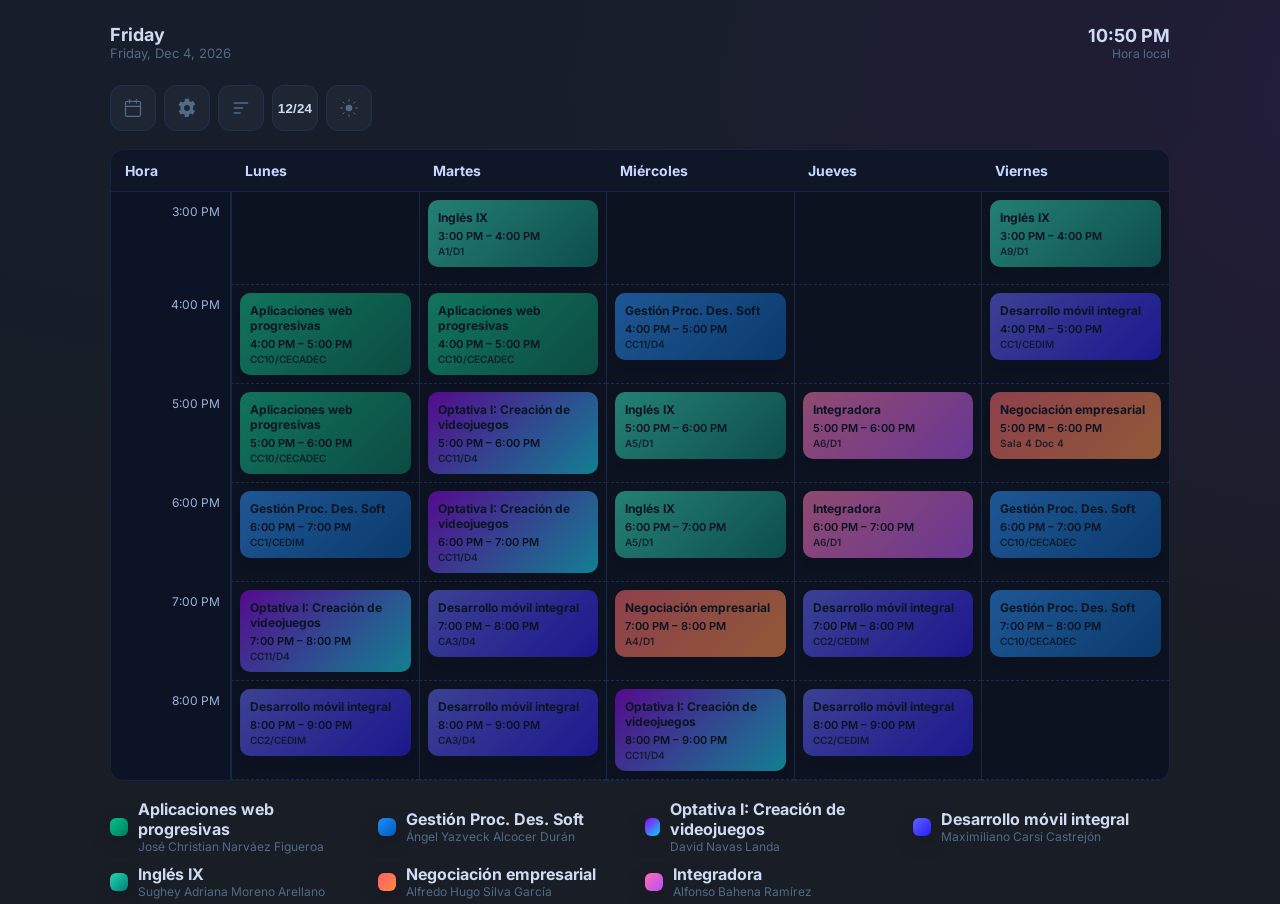
<file: index.html>
<!DOCTYPE html>
<html lang="es">
<head>
  <meta charset="utf-8">
  <meta name="viewport" content="width=device-width,initial-scale=1">
  <meta name="description" content="Horario UTEZ — Grupo 10°A-IDGS">
  <link rel="manifest" href="./manifest.json">
  <title>Horario UTEZ — 10°A-IDGS</title>
  <link rel="stylesheet" href="./style.css">
</head>
<body>
  <header class="site-header">
    <h1>Horario UTEZ — 10°A-IDGS</h1>
    <p class="meta">Periodo: Septiembre–Diciembre 2025 · Turno Vespertino · Tutor: Maximiliano Carsi Castrejón</p>
    <nav>
      <a href="./index.html">Inicio</a>
      <a href="./horario.html">Ver horario</a>
    </nav>
  </header>
  <main class="container">
    <section id="app">
      <!-- Redirigir inmediatamente a horario.html -->
      <meta http-equiv="refresh" content="0; url=./horario.html">
      <p>Si tu navegador no redirige automáticamente, <a href="./horario.html">haz clic aquí para ver el horario</a>.</p>
    </section>
  </main>
  <script src="./register.js"></script>
</body>
</html>
</file>
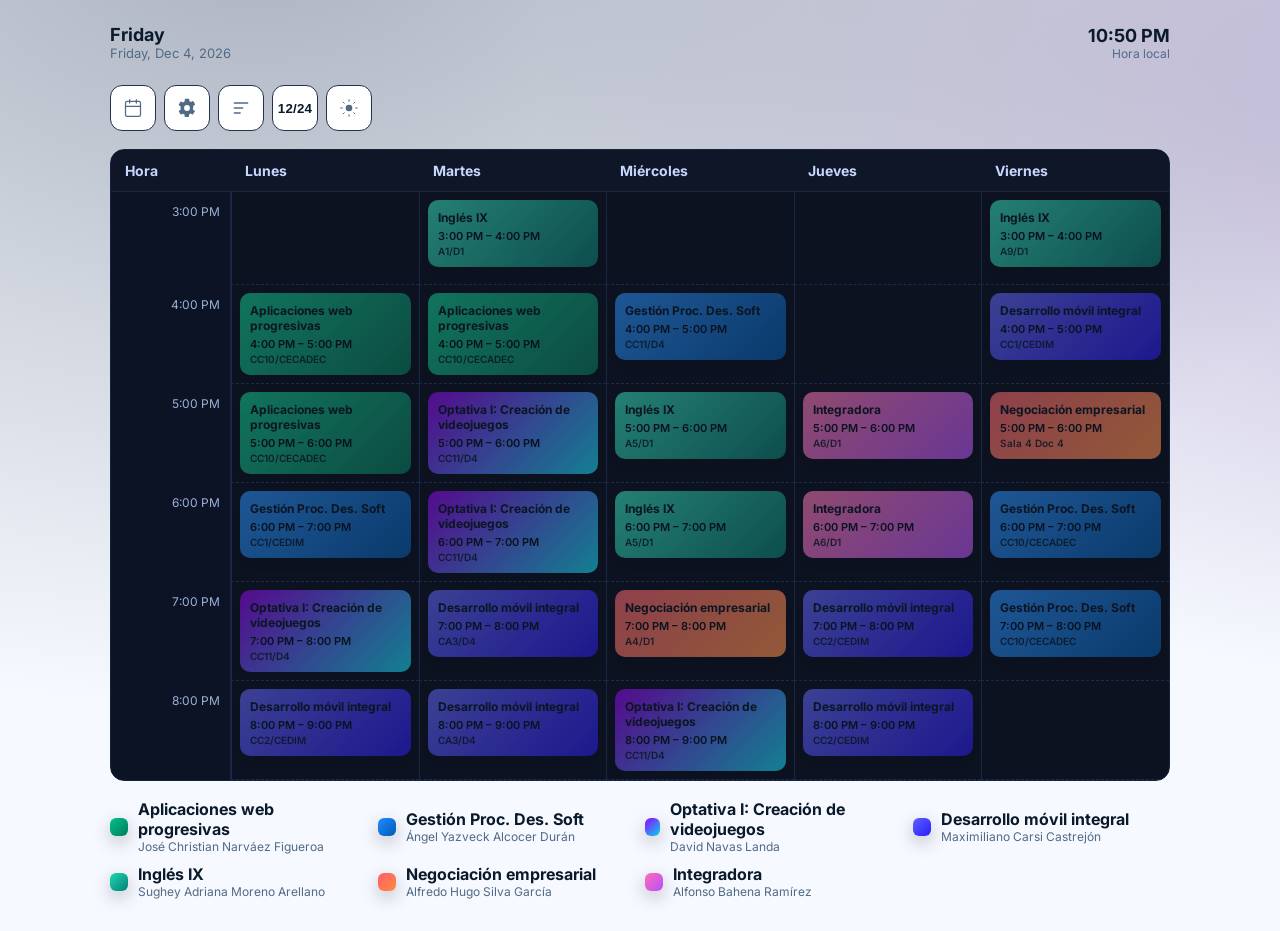
<file: horario.html>
<!DOCTYPE html>
<html lang="es">
<head>
  <meta charset="utf-8" />
  <meta name="viewport" content="width=device-width, initial-scale=1" />
  <link rel="manifest" href="./manifest.json">
  <link rel="icon" href="./icons/icon-192x192.png" sizes="192x192" type="image/png">
  <link rel="apple-touch-icon" href="./icons/icon-192x192.png">
  <meta name="msapplication-TileImage" content="./icons/icon-144x144.png">
  <meta name="theme-color" content="#0b0f17">
  <meta name="mobile-web-app-capable" content="yes">
  <title>Horario 10°A‑IDGS · Sep–Dic 2025</title>
  <link rel="preconnect" href="https://fonts.googleapis.com">
  <link rel="preconnect" href="https://fonts.gstatic.com" crossorigin>
  <link href="https://fonts.googleapis.com/css2?family=Inter:wght@400;600;700&display=swap" rel="stylesheet">
  <style>
    :root{
      --bg:#0b0f17;          /* fondo principal */
      --panel:#101827;       /* paneles oscuros */
      --panel-2:#0f1624;     /* bordes/sombras */
      --text:#dce7ff;        /* texto primario */
      --muted:#8ea3c7;       /* texto secundario */
      --grid:#1a2740;        /* líneas de la grilla */
      --glow: 0 0 0px rgba(0,0,0,0);
      /* Colores por materia (neón oscuro estilo gamer) */
  /* colores con mayor contraste y tonalidades diferenciadas */
  --c-apps: linear-gradient(135deg,#00c38a,#007b5e);
  --c-gestion: linear-gradient(135deg,#1f8cff,#005bb5);
  --c-movil: linear-gradient(135deg,#5d63ff,#2a1cff);
  --c-integradora: linear-gradient(135deg,#ff6fb1,#b84dff);
  --c-optativa: linear-gradient(135deg,#9a00ff,#00d6f0);
  --c-nego: linear-gradient(135deg,#ff5e6c,#ff8a3d);
  --c-ingles: linear-gradient(135deg,#23d6b4,#017f73);
    }
    /* Tema claro/diurno (sobrescribe variables) */
    .light-theme{
      --bg: #f6f9ff;
      --panel: #ffffff;
      --panel-2: #f0f6ff;
      --text: #0b1a2b;
      --muted: #516a86;
      --grid: #d7e3f7;
    }
    /* Overrides para elementos que usaban fondos semitransparentes oscuros */
    .light-theme #scheduleMenu{
      background: rgba(255,255,255,0.96);
      border: 1px solid rgba(10,20,40,0.06);
      box-shadow: 0 10px 30px rgba(20,40,80,0.06);
      color: var(--text);
    }
    .light-theme #scheduleMenu .menu-desc{ color:var(--muted); }
    .light-theme .menu-actions button.chip{ background: linear-gradient(180deg, rgba(125,91,255,0.06), rgba(125,91,255,0.03)); color:var(--text); }
    .light-theme .card{ background: var(--panel); border:1px solid rgba(10,30,60,0.06); box-shadow:0 8px 22px rgba(15,30,60,0.04); color:var(--text) }
    .light-theme .card:before{ background: linear-gradient(120deg, transparent, rgba(10,20,40,0.03), transparent); }
    .light-theme .legend{ background: transparent }
    .light-theme .mini{ color:var(--text); box-shadow: inset 0 0 0 1px rgba(3,12,30,0.02), 0 8px 18px rgba(10,20,40,0.03) }
    /* Spinner más oscuro en tema claro */
    .light-theme .spinner{ border:2px solid rgba(0,0,0,0.08); border-top-color: rgba(0,0,0,0.45); }

    /* Animaciones: adaptar brillo/colores para que funcionen sobre fondo claro */
    .light-theme .now.animated::after{ background: radial-gradient(600px 200px at 20% 0%, rgba(125,91,255,0.14), transparent 40%); mix-blend-mode: multiply; }
    .light-theme .near.animated::after{ background: linear-gradient(90deg, rgba(0,0,0,0.02), rgba(0,0,0,0.04), rgba(0,0,0,0.02)); }
    .light-theme .next.animated::after{ background: radial-gradient(600px 200px at 20% 0%, rgba(125,91,255,0.06), transparent 40%); }
    .light-theme .now.animated{ box-shadow:0 10px 30px rgba(125,91,255,0.06); }
    .light-theme .near.animated{ box-shadow:0 8px 20px rgba(0,0,0,0.05); }
    /* En modo diurno: overlay más visible del color de la materia sobre la card 'now'.
       Añadimos una capa difusa + una capa de brillo sutil con pulso para resaltar el color
       sin tocar las reglas ni animaciones del modo nocturno. Respeta prefers-reduced-motion. */
    @keyframes subtlePulse { 0% { transform: scale(1); opacity: 0.42 } 50% { transform: scale(1.03); opacity: 0.58 } 100% { transform: scale(1); opacity: 0.42 } }

    .light-theme .card.now::before{
      content: '';
      position: absolute; inset: 0; border-radius: 16px; pointer-events: none;
      /* usar gradiente si existe, sino la versión con alpha de acento; intensidad media */
      background: var(--subject-bg, var(--subject-accent, rgba(125,91,255,0.22)));
      opacity: 0.45; /* intensidad media: ni muy fuerte ni muy leve */
      filter: blur(6px) saturate(1.08);
      mix-blend-mode: multiply;
      transition: opacity .22s ease, transform .22s ease;
      z-index: 0;
    }
    /* fina capa extra para dar brillo y textura encima del tintado (muy sutil) */
    .light-theme .card.now::after{
      content: '';
      position: absolute; inset: 6px; border-radius: 12px; pointer-events: none;
      background: linear-gradient(180deg, rgba(255,255,255,0.06), rgba(255,255,255,0.02));
      opacity: 0.12;
      transform: translateZ(0);
      transition: transform .28s ease, opacity .28s ease;
      z-index: 0;
    }
    /* animar ligeramente solo si el card tiene la clase .animated (preserva reduced-motion) */
    .light-theme .card.now.animated::before{ animation: subtlePulse 2.6s ease-in-out infinite; }

    @media (prefers-reduced-motion: reduce){
      .light-theme .card.now.animated::before{ animation: none; }
    }

   /* asegurar que el contenido textual de la card quede por encima del overlay
     (evitar aplicar position:relative a elementos absolutamente posicionados
     como .badge, ya que en tema claro provocaba que el badge perdiera su
     posicionamiento y apareciera dentro del flujo). */
   .light-theme .card.now .title,
   .light-theme .card.now .meta,
   .light-theme .card.now .chip { position: relative; z-index: 1 }
    /* Intensificar color del card actual en modo diurno usando --subject-accent (inline desde JS)
       Aplicamos un overlay tintado a la propia tarjeta (no al texto) para que el color se vea
       en el fondo de la card; mantenemos la legibilidad del texto por encima. */
    .light-theme .card.now{
      border: 1px solid rgba(0,0,0,0.04);
      /* sombra externa suave con color ligeramente mezclado para dar presencia sin saturar */
      box-shadow: 0 18px 40px rgba(0,0,0,0.06), 0 6px 18px rgba(0,0,0,0.04);
      background: var(--panel);
    }
    /* reforzar el tintado del fondo mediante el pseudo-elemento ::before (más visible en modo claro) */
    /* (nota: ::before ya definida arriba con más intensidad; aquí dejamos una ligera compatibilidad)
       No duplicar comportamiento; la primera definición controla el tintado final. */
    /* mantener el brillo/textura fina encima del tintado */
    .light-theme .card.now::after{ opacity: 0.12 }

    /* Asegurar que los iconos se coloreen correctamente en tema claro */
    .light-theme .icon-btn svg{ color: var(--muted); }
    /* transición suave al cambiar tema */
    html, body, .card, .mini, .chip, button{ transition: background-color 220ms ease, color 220ms ease, border-color 220ms ease, box-shadow 220ms ease; }
    html,body{height:100%}
    body{
      margin:0; font-family:Inter,system-ui,Segoe UI,Roboto,Helvetica,Arial; color:var(--text);
      /* fondo principal — fijo para evitar recortes al cambiar contenido */
      background: radial-gradient(1200px 800px at 20% -10%, #10213b55, transparent),
                  radial-gradient(1000px 600px at 120% 10%, #401a7550, transparent),
                  var(--bg);
      min-height:100vh;
      background-attachment:fixed;
      background-size:cover;
    }
  /* contenedor: no forzar altura, dejar que el contenido fluya; padding inferior reducido */
  .wrap{max-width:1060px; margin:0 auto; padding:24px 16px 32px; min-height:auto}
    header h1{margin:0; font-size:clamp(20px,2.6vw,28px); letter-spacing:-.2px}
    header p{margin:.25rem 0 0; color:var(--muted); font-size:14px}
    .toolbar{margin-top:18px; display:flex; gap:10px; flex-wrap:wrap}
    button, select{
      background:var(--panel); color:var(--text); border:1px solid #223150; border-radius:12px;
      padding:10px 14px; font-weight:600; letter-spacing:.2px; cursor:pointer;
    }
    button:hover{filter:brightness(1.05)}
    .ghost{background:transparent}
  .icon-btn{width:46px;height:46px;display:inline-flex;align-items:center;justify-content:center;border-radius:12px;padding:8px}
  .icon-btn svg{color:var(--muted); width:20px;height:20px}

  /* Tema toggle button: visualmente igual a otros icon-btn */
  #btnToggleTheme{ width:46px; height:46px; display:inline-flex; align-items:center; justify-content:center; border-radius:12px; padding:8px; background:var(--panel); border:1px solid #223150; color:var(--muted); }
  /* label hidden to match other toolbar icons */
  .btn-label{ display:none }
  /* mostrar icono de sol en tema claro, luna en tema oscuro */
  .icon-sun{ display:none }
  .icon-moon{ display:none }
  .light-theme .icon-sun{ display:inline }
  body:not(.light-theme) .icon-moon{ display:inline }
  /* focus visible */
  #btnToggleTheme:focus{ outline:3px solid rgba(125,91,255,0.12); outline-offset:2px }

  /* Vista móvil: lista por día */
  .day-view{display:grid; gap:12px; margin-top:20px}
    .day-picker{display:flex; gap:8px; align-items:center; flex-wrap:wrap}
    .subtitle{color:var(--muted); font-size:13px}

  .card{border-radius:16px; padding:20px 20px; background:var(--panel); border:1px solid #1a2a47; position:relative; overflow:hidden}
  /* más espacio entre cards en móvil */
  @media (max-width:899px){ .day-view .card{margin-bottom:12px} }
    .card:before{content:""; position:absolute; inset:-1px; border-radius:16px; padding:1px; background:linear-gradient(120deg,transparent,rgba(255,255,255,.06),transparent); -webkit-mask:linear-gradient(#000 0 0) content-box, linear-gradient(#000 0 0);
      -webkit-mask-composite: xor; mask-composite:exclude; mask: linear-gradient(#000 0 0) content-box, linear-gradient(#000 0 0); pointer-events:none; }
  .card .title{font-weight:700; font-size:19px; line-height:1.05}
  .card .meta{font-size:14px; color:var(--muted)}
    .chip{display:inline-block; font-size:11px; padding:.22rem .5rem; border-radius:999px; background:#0c1430; border:1px solid #1c2b52; color:#b9cffb}

    /* Badge de color */
    .badge{position:absolute; inset:auto 14px 14px auto; font-size:12px; padding:.36rem .6rem; border-radius:10px; font-weight:700; color:#051016;
      box-shadow:0 8px 24px rgba(0,0,0,.45)}
    .apps{background:var(--c-apps)}
    .gestion{background:var(--c-gestion)}
    .movil{background:var(--c-movil)}
    .integ{background:var(--c-integradora)}
    .optativa{background:var(--c-optativa)}
    .nego{background:var(--c-nego)}
    .ingles{background:var(--c-ingles)}

    /* Resaltado de clase actual */
    .now{outline:1px solid rgba(255,255,255,.15); box-shadow:0 0 0 2px #92a7ff2e, 0 0 24px #7d5bff55}
    .now .title{filter:drop-shadow(0 2px 10px #7a59ff88)}
  /* siguiente clase destacada (leve) */
  .next{box-shadow:0 8px 18px rgba(0,0,0,.45); transform:scale(1.005); border:1px solid rgba(255,255,255,.04)}
  /* estados de alumbrado: dim (lejano), near (casi), now (actual) */
  .dim{opacity:0.65; filter:grayscale(.15) brightness(.9); transform:none}
  /* Evitar desplazamiento vertical que provoca desalineación visual al resaltar
    (antes se usaba translateY negativo). Ahora sólo escalamos levemente para
    mantener el énfasis sin mover el flujo del documento. Esto corrige el
    efecto "desfasado" respecto al encabezado/tiempo actual en vista móvil. */
  .near{opacity:0.94; transform:scale(1.01); box-shadow:0 10px 24px rgba(0,0,0,.32)}
  .now{opacity:1; transform:scale(1.02); box-shadow:0 18px 48px rgba(122,89,255,.22); border:1px solid rgba(255,255,255,.06)}

  /* Animaciones para indicar actividad */
  @keyframes pulseGlow{ 0%{ box-shadow:0 6px 18px rgba(122,89,255,0.12)} 50%{ box-shadow:0 22px 56px rgba(122,89,255,0.28)} 100%{ box-shadow:0 6px 18px rgba(122,89,255,0.12)} }
  @keyframes shimmer{ 0%{ background-position: -200% 0 } 100%{ background-position: 200% 0 } }

  .now.animated{ animation: pulseGlow 2s ease-in-out infinite; }
  .near.animated{ background: linear-gradient(90deg, rgba(255,255,255,0.03) 0%, rgba(255,255,255,0.06) 50%, rgba(255,255,255,0.03) 100%); background-size: 200% 100%; animation: shimmer 3s linear infinite; }
  /* next (siguiente) - brillo leve y animado */
  .next.animated{ background: linear-gradient(90deg, rgba(255,255,255,0.015) 0%, rgba(255,255,255,0.035) 50%, rgba(255,255,255,0.015) 100%); background-size:200% 100%; animation: shimmer 4s linear infinite; box-shadow:0 10px 30px rgba(125,89,255,0.08); }
  .next{ transform:scale(1.005); }

  /* Respect user preference for reduced motion */
  @media (prefers-reduced-motion: reduce){
    .now.animated, .near.animated{ animation: none; }
  }

  /* Mobile-friendly overlay animations using pseudo-element (better performance) */
  .now.animated::after, .near.animated::after{
    content: '';
    position: absolute; inset:0; border-radius:16px; pointer-events:none; opacity:0; transition:opacity .35s ease;
  }
  .now.animated::after{ background: radial-gradient(600px 200px at 20% 0%, rgba(125,91,255,0.18), transparent 40%); animation: pulseGlow 2.4s ease-in-out infinite; }
  .near.animated::after{ background: linear-gradient(90deg, rgba(255,255,255,0.02), rgba(255,255,255,0.05), rgba(255,255,255,0.02)); background-size:200% 100%; animation: shimmer 3s linear infinite; }
  .next.animated::after{ background: radial-gradient(600px 200px at 20% 0%, rgba(125,91,255,0.08), transparent 40%); animation: none; }
  .now.animated::after, .near.animated::after{ opacity:1 }

    /* Vista escritorio: grid semanal */
    .week{display:none}
    @media (min-width:900px){
      .day-view{display:none}
      .week{display:grid; margin-top:18px; border:1px solid #15233f; border-radius:14px; overflow:hidden; background:linear-gradient(#0c1220,#0c1220) padding-box, linear-gradient(120deg,#223459,#0f1a30) border-box}
      .week .header{display:grid; grid-template-columns:120px repeat(5,1fr); background:#0f1628; border-bottom:1px solid #182744}
      .week .header div{padding:12px 14px; font-weight:700; color:#c8d7ff; font-size:14px}
      .week .row{display:grid; grid-template-columns:120px repeat(5,1fr)}
      .hour{padding:12px 10px; color:#9bb2da; font-size:12px; text-align:right; border-right:1px solid #182744; background:#0b1324}
      .cell{min-height:76px; border-left:1px solid #182744; border-bottom:1px dashed #1b2b4d; padding:8px}
    .mini{padding:10px; border-radius:10px; color:#fff; font-weight:700; font-size:12px; box-shadow:inset 0 0 0 1px rgba(255,255,255,.04), 0 10px 26px rgba(0,0,0,.45)}
      .mini{position:relative}
      .mini .when{display:block; margin-top:4px; font-weight:600; font-size:11px; color:#091528}
      .mini .room{display:block; margin-top:2px; font-weight:600; font-size:10px; opacity:.85}
    }

    /* Leyenda */
  .legend{display:grid; grid-template-columns:repeat(auto-fit,minmax(220px,1fr)); gap:10px; margin-top:18px}
  /* ocultar leyenda por defecto en móvil */
  @media (max-width:899px){ .legend{display:none} .legend.open{display:grid} }
    .legend .item{display:flex; gap:10px; align-items:center}
    .swatch{width:16px; height:16px; border-radius:6px}
    .swatch{display:inline-block; background-size:cover; background-position:center; width:18px; height:18px; box-shadow:0 6px 18px rgba(0,0,0,0.25)}
    .day-picker{z-index:40}
    .toolbar{position:relative; z-index:20}

  /* Schedule menu styles */
    #scheduleMenu{ padding:14px; max-width:360px; display:flex; flex-direction:column; align-items:stretch; gap:8px;
      background: rgba(12,18,30,0.55);
      backdrop-filter: blur(8px);
      -webkit-backdrop-filter: blur(8px);
      border:1px solid rgba(255,255,255,0.04);
      border-radius:12px;
      box-shadow:0 12px 40px rgba(2,6,23,0.6);
      min-width:260px;
      transition: transform 180ms ease, opacity 180ms ease;
      opacity:0; transform:translateY(-8px); pointer-events:none;
    }
    #scheduleMenu.show{ opacity:1; transform:none; pointer-events:auto }
  #scheduleMenu .menu-header{ display:flex; align-items:center; justify-content:space-between; gap:8px }
  #scheduleMenu .menu-title{ font-weight:800; font-size:15px; color:var(--text) }
  #scheduleMenu .menu-desc{ font-size:13px; color:var(--muted); margin-top:6px }
  #scheduleList{ margin-top:12px; display:flex; flex-direction:column; gap:8px; max-height:320px; overflow:auto; padding-right:4px }
  .schedule-item{ display:flex; align-items:center; justify-content:space-between; gap:8px; padding:10px 12px; border-radius:10px; background:linear-gradient(180deg, rgba(255,255,255,0.012), transparent); border:1px solid rgba(255,255,255,0.02); cursor:pointer }
  .schedule-item:hover{ transform:translateY(-3px); box-shadow:0 10px 30px rgba(0,0,0,.4) }
  .schedule-item.selected{ outline:2px solid rgba(125,91,255,0.18); box-shadow:0 14px 40px rgba(125,91,255,0.06) }
  .schedule-meta{ font-size:12px; color:var(--muted) }
  .menu-actions{ display:flex; gap:8px; margin-top:10px; justify-content:flex-end }
  .menu-actions button{ padding:8px 12px; border-radius:8px }

    /* mini-specific overlay radius */
    .mini.now.animated::after, .mini.near.animated::after{ border-radius:10px }
    /* realce temporal para inicio de semana en vista semanal */
    .start-highlight{ outline:3px solid rgba(125,91,255,0.14); box-shadow:0 12px 30px rgba(125,91,255,0.06); }
  /* botón de 'Ver inicio de semana' más visible */
  #btnGotoStartWeek{ padding:10px 14px; font-size:14px; border-radius:10px; background:linear-gradient(180deg, rgba(125,91,255,0.12), rgba(125,91,255,0.06)); border:1px solid rgba(125,91,255,0.12); color:var(--text); cursor:pointer }
  #btnGotoStartWeek:hover{ transform:translateY(-2px); box-shadow:0 10px 30px rgba(125,91,255,0.06) }
  /* spinner pequeño para acciones */
  .spinner{ display:inline-block; width:12px; height:12px; border:2px solid rgba(255,255,255,0.18); border-top-color:rgba(255,255,255,0.9); border-radius:50%; margin-right:8px; vertical-align:middle; animation:spin .9s linear infinite }
  @keyframes spin{ to{ transform:rotate(360deg); } }
  /* estado loading en botones */
  .chip.loading{ opacity:0.9; transform:none; pointer-events:none }
  </style>
</head>
<body>
  <div class="wrap">
    <header id="appHeader">
      <!-- En móvil mostraremos día, fecha y hora en tiempo real -->
      <div id="mobileHeader" style="display:flex;flex-direction:column;gap:6px">
        <div style="display:flex;justify-content:space-between;align-items:center">
          <div>
            <div id="currentDay" style="font-weight:700;font-size:18px"></div>
            <div id="currentDate" style="color:var(--muted);font-size:13px"></div>
          <!-- (Tema) moved into toolbar to match other controls -->
          </div>
          <div style="text-align:right">
            <div id="currentTime" style="font-weight:700;font-size:18px"></div>
            <div style="font-size:12px;color:var(--muted)">Hora local</div>
          </div>
        </div>
        <div class="toolbar" style="align-items:center;gap:8px">
          <!-- Icon button: seleccionar día -->
          <button id="btnToggleDay" title="Seleccionar día" aria-label="Seleccionar día" class="icon-btn"> 
            <svg width="18" height="18" viewBox="0 0 24 24" fill="none" xmlns="http://www.w3.org/2000/svg"><rect x="3" y="4" width="18" height="18" rx="2" stroke="currentColor" stroke-width="1.5"/><path d="M16 2v4M8 2v4M3 10h18" stroke="currentColor" stroke-width="1.5" stroke-linecap="round" stroke-linejoin="round"/></svg>
          </button>
          <!-- Botón de ajustes: abre menú para seleccionar horario -->
          <button id="btnOpenSchedules" title="Horario" aria-label="Abrir selector de horarios" class="icon-btn" style="position:relative">
            <svg width="18" height="18" viewBox="0 0 24 24" fill="none" xmlns="http://www.w3.org/2000/svg"><path d="M12 15.5A3.5 3.5 0 1 0 12 8.5a3.5 3.5 0 0 0 0 7zm7.2-3.5c0 .6-.05 1.2-.14 1.8l2.1 1.6a.5.5 0 0 1 .12.66l-2 3.46a.5.5 0 0 1-.61.22l-2.48-1a9.05 9.05 0 0 1-1.56.9l-.38 2.64a.5.5 0 0 1-.5.42h-4a.5.5 0 0 1-.5-.42l-.38-2.64c-.54-.22-1.05-.5-1.55-.83l-2.5 1a.5.5 0 0 1-.62-.2l-2-3.46a.5.5 0 0 1 .12-.66l2.1-1.6c-.09-.6-.14-1.2-.14-1.8s.05-1.2.14-1.8L2.3 8.6a.5.5 0 0 1-.12-.66l2-3.46a.5.5 0 0 1 .62-.2l2.5 1c.5-.33 1.01-.61 1.55-.83L9.6 1.2a.5.5 0 0 1 .5-.42h4c.24 0 .45.16.5.4l.38 2.63c.54.22 1.05.5 1.56.9l2.48-1a.5.5 0 0 1 .62.22l2 3.46a.5.5 0 0 1-.12.66l-2.1 1.6c.09.6.14 1.2.14 1.8z" stroke="currentColor" stroke-width="0" fill="currentColor"/></svg>
          </button>
          <div id="scheduleMenu" style="display:none; position:absolute; right:8px; top:70px; z-index:60; min-width:260px;">
            <div style="display:flex;justify-content:space-between;align-items:center;margin-bottom:8px">
              <div style="font-weight:700">Seleccionar horario</div>
              <button id="closeScheduleMenu" class="icon-btn" title="Cerrar" aria-label="Cerrar menú" style="width:34px;height:34px;padding:6px">
                <svg width="16" height="16" viewBox="0 0 24 24" fill="none" xmlns="http://www.w3.org/2000/svg"><path d="M6 6l12 12M6 18L18 6" stroke="currentColor" stroke-width="1.6" stroke-linecap="round" stroke-linejoin="round"/></svg>
              </button>
            </div>
            <div class="menu-header">
              <div>
                <div class="menu-title">Seleccionar horario</div>
                <div class="menu-desc">Elige un horario para cargarlo en este equipo. Puedes volver al horario local en cualquier momento.</div>
              </div>
              <div style="font-size:12px;color:var(--muted)">Guardado local</div>
            </div>
            <div id="scheduleList">
              <!-- items cargados por JS -->
            </div>
            <div class="menu-actions">
              <button id="btnResetSchedule" class="ghost">Restablecer local</button>
              <button id="btnCloseMenu" class="chip">Cerrar</button>
            </div>
          </div>
          <!-- Icon button: mostrar/ocultar leyenda -->
          <button id="btnToggleLegend" title="Mostrar leyenda" aria-label="Mostrar legend" class="icon-btn">
            <svg width="18" height="18" viewBox="0 0 24 24" fill="none" xmlns="http://www.w3.org/2000/svg"><path d="M4 6h16M4 12h10M4 18h7" stroke="currentColor" stroke-width="1.6" stroke-linecap="round" stroke-linejoin="round"/></svg>
          </button>
          <!-- Icon button: alternar formato 12/24 -->
          <button id="btnToggleFormat" title="Cambiar formato 12/24" aria-label="Cambiar formato" class="icon-btn">12/24</button>
          <!-- Icon button: alternar tema claro/nocturno (ubicado con los demás botones) -->
          <button id="btnToggleTheme" title="Alternar tema claro/nocturno" aria-label="Alternar tema" class="icon-btn" aria-pressed="false">
            <svg width="18" height="18" viewBox="0 0 24 24" fill="none" xmlns="http://www.w3.org/2000/svg">
              <g class="icon-sun" fill="currentColor">
                <circle cx="12" cy="12" r="4" />
                <path d="M12 2v2M12 20v2M4.93 4.93l1.41 1.41M17.66 17.66l1.41 1.41M2 12h2M20 12h2M4.93 19.07l1.41-1.41M17.66 6.34l1.41-1.41" stroke="currentColor" stroke-width="1.2" stroke-linecap="round" stroke-linejoin="round"/>
              </g>
              <g class="icon-moon" fill="currentColor">
                <path d="M21 12.79A9 9 0 1 1 11.21 3 7 7 0 0 0 21 12.79z"/>
              </g>
            </svg>
          </button>
        </div>
      </div>
    </header>

    <!-- Vista por día (móvil) -->
    <section class="day-view" id="dayView">
      <div class="day-picker" id="dayPicker" style="display:none;">
        <span class="subtitle">Día:</span>
        <select id="daySelect" aria-label="Selecciona día"></select>
      </div>
      <div id="dayCards"></div>
    </section>

    <!-- Vista semanal (escritorio) -->
    <section class="week" id="weekGrid" aria-label="Semana completa">
      <div class="header">
        <div>Hora</div>
        <div>Lunes</div>
        <div>Martes</div>
        <div>Miércoles</div>
        <div>Jueves</div>
        <div>Viernes</div>
      </div>
      <div id="weekBody"></div>
    </section>

    <!-- Leyenda (oculta en móvil, desplegable) -->
    <section class="legend" aria-label="Colores de materias" id="legend">
      <!-- leyenda generada dinámicamente -->
    </section>
  </div>

  <script>
    /* ===================
       Datos del horario
    ==================== */
    const DAYS = ["Lunes","Martes","Miércoles","Jueves","Viernes"]; // sábado vacío
    const EVENTS = [
      // Lunes
      { d:"Lunes", h:"16:00", e:"17:00", t:"Aplicaciones web progresivas", a:"CC10/CECADEC", p:"José Christian Narváez Figueroa", k:"apps" },
      { d:"Lunes", h:"17:00", e:"18:00", t:"Aplicaciones web progresivas", a:"CC10/CECADEC", p:"José Christian Narváez Figueroa", k:"apps" },
      { d:"Lunes", h:"18:00", e:"19:00", t:"Gestión Proc. Des. Soft", a:"CC1/CEDIM", p:"Ángel Yazveck Alcocer Durán", k:"gestion" },
      { d:"Lunes", h:"19:00", e:"20:00", t:"Optativa I: Creación de videojuegos", a:"CC11/D4", p:"David Navas Landa", k:"optativa" },
      { d:"Lunes", h:"20:00", e:"21:00", t:"Desarrollo móvil integral", a:"CC2/CEDIM", p:"Maximiliano Carsi Castrejón", k:"movil" },
      // Martes
      { d:"Martes", h:"15:00", e:"16:00", t:"Inglés IX", a:"A1/D1", p:"Sughey Adriana Moreno Arellano", k:"ingles" },
      { d:"Martes", h:"16:00", e:"17:00", t:"Aplicaciones web progresivas", a:"CC10/CECADEC", p:"José Christian Narváez Figueroa", k:"apps" },
      { d:"Martes", h:"17:00", e:"18:00", t:"Optativa I: Creación de videojuegos", a:"CC11/D4", p:"David Navas Landa", k:"optativa" },
      { d:"Martes", h:"18:00", e:"19:00", t:"Optativa I: Creación de videojuegos", a:"CC11/D4", p:"David Navas Landa", k:"optativa" },
      { d:"Martes", h:"19:00", e:"20:00", t:"Desarrollo móvil integral", a:"CA3/D4", p:"Maximiliano Carsi Castrejón", k:"movil" },
      { d:"Martes", h:"20:00", e:"21:00", t:"Desarrollo móvil integral", a:"CA3/D4", p:"Maximiliano Carsi Castrejón", k:"movil" },
      // Miércoles
      { d:"Miércoles", h:"16:00", e:"17:00", t:"Gestión Proc. Des. Soft", a:"CC11/D4", p:"Ángel Yazveck Alcocer Durán", k:"gestion" },
      { d:"Miércoles", h:"17:00", e:"18:00", t:"Inglés IX", a:"A5/D1", p:"Sughey Adriana Moreno Arellano", k:"ingles" },
      { d:"Miércoles", h:"18:00", e:"19:00", t:"Inglés IX", a:"A5/D1", p:"Sughey Adriana Moreno Arellano", k:"ingles" },
      { d:"Miércoles", h:"19:00", e:"20:00", t:"Negociación empresarial", a:"A4/D1", p:"Alfredo Hugo Silva García", k:"nego" },
      { d:"Miércoles", h:"20:00", e:"21:00", t:"Optativa I: Creación de videojuegos", a:"CC11/D4", p:"David Navas Landa", k:"optativa" },
      // Jueves
      { d:"Jueves", h:"17:00", e:"18:00", t:"Integradora", a:"A6/D1", p:"Alfonso Bahena Ramírez", k:"integ" },
      { d:"Jueves", h:"18:00", e:"19:00", t:"Integradora", a:"A6/D1", p:"Alfonso Bahena Ramírez", k:"integ" },
      { d:"Jueves", h:"19:00", e:"20:00", t:"Desarrollo móvil integral", a:"CC2/CEDIM", p:"Maximiliano Carsi Castrejón", k:"movil" },
      { d:"Jueves", h:"20:00", e:"21:00", t:"Desarrollo móvil integral", a:"CC2/CEDIM", p:"Maximiliano Carsi Castrejón", k:"movil" },
      // Viernes
      { d:"Viernes", h:"15:00", e:"16:00", t:"Inglés IX", a:"A9/D1", p:"Sughey Adriana Moreno Arellano", k:"ingles" },
      { d:"Viernes", h:"16:00", e:"17:00", t:"Desarrollo móvil integral", a:"CC1/CEDIM", p:"Maximiliano Carsi Castrejón", k:"movil" },
      { d:"Viernes", h:"17:00", e:"18:00", t:"Negociación empresarial", a:"Sala 4 Doc 4", p:"Alfredo Hugo Silva García", k:"nego" },
      { d:"Viernes", h:"18:00", e:"19:00", t:"Gestión Proc. Des. Soft", a:"CC10/CECADEC", p:"Ángel Yazveck Alcocer Durán", k:"gestion" },
      { d:"Viernes", h:"19:00", e:"20:00", t:"Gestión Proc. Des. Soft", a:"CC10/CECADEC", p:"Ángel Yazveck Alcocer Durán", k:"gestion" },
    ];

  /* Utilidades */
  const toMin = (s)=>{const [h,m]=s.split(":").map(Number); return h*60+m};
  const fmt = (n)=> String(n).padStart(2,"0");
  // Formato hora: 12 o 24 (persistente)
  function getHourFormat(){ return localStorage.getItem('hourFormat') || '12'; }
  function toggleHourFormat(){ const f = getHourFormat() === '12' ? '24' : '12'; localStorage.setItem('hourFormat', f); return f; }
  function formatTime(t){ const [H,M]=t.split(':').map(Number); if(getHourFormat()==='24') return `${String(H).padStart(2,'0')}:${String(M).padStart(2,'0')}`; const am = H<12; const h = ((H+11)%12)+1; return `${h}:${String(M).padStart(2,'0')} ${am? 'AM':'PM'}`; }

    /* ====== Day View (móvil) ====== */
    const daySel = document.getElementById('daySelect');
    const dayCards = document.getElementById('dayCards');
    DAYS.forEach(d=>{const o=document.createElement('option'); o.value=d; o.textContent=d; daySel.appendChild(o)});

    // Modo de prueba: forzar Jueves 17:00 (slotIndex 2)
    // Úsalo sólo mientras pruebas; deja el reloj con hora real.
    const TEST_OVERRIDE = { enabled: false, dayIndex: 3, slotIndex: 2 };

    /* ====== Multi-horario: cargar JSON desde data/ ====== */
    // index.json contiene lista de horarios disponibles
    const SCHEDULE_INDEX = 'data/index.json';

    function applyScheduleObj(obj){
      try{
        if(!obj) return;
        // aplicar días y horas si vienen — mutar los arrays existentes (DAYS/HOURS/EVENTS son const)
        if(Array.isArray(obj.days) && obj.days.length) {
          DAYS.length = 0; obj.days.forEach(d=> DAYS.push(d));
        }
        if(Array.isArray(obj.hours) && obj.hours.length) {
          HOURS.length = 0; obj.hours.forEach(h=> HOURS.push(h));
        }
        if(Array.isArray(obj.events) && obj.events.length){
          // Reemplazar EVENTS por el que viene en el JSON (mutando)
          EVENTS.length = 0;
          obj.events.forEach(ev=> EVENTS.push(ev));
        }
        // reconstruir UI dependiente
        // actualizar daySelect options
        daySel.innerHTML = '';
        DAYS.forEach(d=>{const o=document.createElement('option'); o.value=d; o.textContent=d; daySel.appendChild(o)});
  // re-render
  buildLegend();
  renderWeek();
  // use detectNow so local day (weekend) is respected
  detectNow();
      }catch(err){ console.error('applyScheduleObj error', err); }
    }

    function createScheduleItem(name, file, selected){
      const item = document.createElement('div'); item.className='schedule-item';
      if(selected) item.classList.add('selected');
      item.dataset.file = file || '__local';
      const left = document.createElement('div'); left.style.display='flex'; left.style.flexDirection='column';
      const title = document.createElement('div'); title.textContent = name; title.style.fontWeight='700';
      const meta = document.createElement('div'); meta.className='schedule-meta'; meta.textContent = file || 'Horario local';
      left.appendChild(title); left.appendChild(meta);
      const right = document.createElement('div');
      const btn = document.createElement('button'); btn.className='chip'; btn.textContent = selected ? 'Seleccionado' : 'Cargar';
      btn.style.fontSize='12px'; btn.addEventListener('click', ()=>{
        // aplicar
        if(file && file !== '__local') loadScheduleFile(file);
        else { localStorage.removeItem('selectedSchedule'); location.reload(); }
      });
      right.appendChild(btn);
      item.appendChild(left); item.appendChild(right);
      return item;
    }

    function loadSchedulesIndex(){
      fetch(SCHEDULE_INDEX).then(r=>{
        if(!r.ok) throw new Error('index not found');
        return r.json();
      }).then(list=>{
        const container = document.getElementById('scheduleList');
        container.innerHTML = '';
        const prev = localStorage.getItem('selectedSchedule');
        // añadir item local primero
        container.appendChild(createScheduleItem('Horario local (por defecto)', '__local', !prev || prev==='__local'));
        list.forEach(item=>{
          const isSel = prev && prev === item.file;
          const node = createScheduleItem(item.name, item.file, isSel);
          container.appendChild(node);
        });
        // si hay selección previa cargarla
        if(prev && prev !== '__local') loadScheduleFile(prev);
      }).catch(err=>{
        console.info('No index.json de horarios o error al cargar:', err);
        // mostrar al menos opción local
        const container = document.getElementById('scheduleList'); if(container) container.innerHTML = '';
        container && container.appendChild(createScheduleItem('Horario local (por defecto)', '__local', true));
      });
    }

    function loadScheduleFile(path){
      fetch(path).then(r=>{ if(!r.ok) throw new Error('schedule not found'); return r.json(); }).then(obj=>{
        applyScheduleObj(obj);
        try{ localStorage.setItem('selectedSchedule', path); }catch(e){}
      }).catch(err=>{
        console.error('Error cargando horario', path, err);
      });
    }

    // manejar reset/close botones del menú
    document.getElementById('btnResetSchedule').addEventListener('click', ()=>{ localStorage.removeItem('selectedSchedule'); location.reload(); });
    document.getElementById('btnCloseMenu').addEventListener('click', ()=>{ const m = document.getElementById('scheduleMenu'); if(m) m.style.display='none'; });

    // iniciar carga de index (async). Si falla, quedan los datos inline como fallback.
    loadSchedulesIndex();

    // Toggle del menú de selección de horarios (abrir/cerrar)
    const btnOpenSchedules = document.getElementById('btnOpenSchedules');
    const scheduleMenu = document.getElementById('scheduleMenu');
    const closeScheduleMenu = document.getElementById('closeScheduleMenu');
    if(btnOpenSchedules && scheduleMenu){
      btnOpenSchedules.addEventListener('click', (ev)=>{
        ev.stopPropagation();
        if(scheduleMenu.style.display === 'flex'){
          scheduleMenu.classList.remove('show');
          setTimeout(()=> scheduleMenu.style.display='none', 180);
        } else {
          scheduleMenu.style.display = 'flex';
          // allow layout then animate
          setTimeout(()=> scheduleMenu.classList.add('show'), 10);
        }
      });
      closeScheduleMenu && closeScheduleMenu.addEventListener('click', ()=>{ scheduleMenu.classList.remove('show'); setTimeout(()=> scheduleMenu.style.display='none', 180); });
      // cerrar al hacer click fuera
      document.addEventListener('click', (ev)=>{ if(scheduleMenu.style.display==='flex' && !scheduleMenu.contains(ev.target) && ev.target !== btnOpenSchedules){ scheduleMenu.classList.remove('show'); setTimeout(()=> scheduleMenu.style.display='none', 180); } });
      // evitar que el click dentro cierre el menú
      scheduleMenu.addEventListener('click', (ev)=> ev.stopPropagation());
    }

    // Delegated handler: asegurar que cualquier botón creado dinámicamente con id 'btnGotoStartWeek' funcione
    document.addEventListener('click', (ev)=>{
      try{
        const el = ev.target && ev.target.closest ? ev.target.closest('#btnGotoStartWeek') : null;
        if(el){
          console.debug('[debug] delegated click on #btnGotoStartWeek');
          ev.preventDefault(); gotoStartOfWeek();
        }
      }catch(e){ /* no bloquear */ }
    });

    function getTestNowMin(){
      if(TEST_OVERRIDE && TEST_OVERRIDE.enabled){
        // usar la hora de la franja en HOURS (definida más abajo). Si HOURS aún no existe, calcular desde HORARIO.times
        const slot = (typeof HOURS !== 'undefined' && HOURS[TEST_OVERRIDE.slotIndex]) ? HOURS[TEST_OVERRIDE.slotIndex] : (HORARIO && HORARIO.times && HORARIO.times[TEST_OVERRIDE.slotIndex] ? HORARIO.times[TEST_OVERRIDE.slotIndex].split('-')[0].trim() : null);
        if(slot) return toMin(slot) + 1; // +1 para caer dentro del rango
      }
      const now = new Date(); return now.getHours()*60 + now.getMinutes();
    }

    function renderDay(day, highlightNow=true){
      // intentar seleccionar el día en el select; si no existe, crear una opción temporal para mostrar el nombre local
      // eliminar temp previa
      const prevTemp = document.getElementById('tempDayOption'); if(prevTemp) prevTemp.remove();
      const exists = Array.from(daySel.options).some(o=> o.value === day);
      if(exists){ daySel.value = day; }
      else { const opt = document.createElement('option'); opt.value = day; opt.textContent = day; opt.id = 'tempDayOption'; opt.selected = true; opt.disabled = true; daySel.appendChild(opt); }
      dayCards.innerHTML = '';
      const list = EVENTS.filter(e=>e.d===day).sort((a,b)=> toMin(a.h)-toMin(b.h));
  const nowMin = getTestNowMin();
      let scrolled=false;
      // Marcadores calculados: obtener índices de eventos que están ahora, near, next
      const marks = computeNowHighlight(list, nowMin, highlightNow);
      // Si el evento actual y el siguiente son la misma materia, queremos que la siguiente alumbre leve.
      const extraNext = new Set();
      for(const i of Array.from(marks.nowIndexes)){
        if(i+1 < list.length){
          const cur = list[i].t && list[i].t.trim();
          const nxt = list[i+1].t && list[i+1].t.trim();
          if(cur && nxt && cur === nxt) extraNext.add(i+1);
        }
      }
  // decidir índice 'nearest' a animar cuando NO hay now
      let nearestIndex = -1;
      if(marks.nowIndexes.size===0){
        // preferir near si existe, sino next
        if(marks.nearIndexes.size>0){ nearestIndex = Math.min(...Array.from(marks.nearIndexes)); }
        else if(marks.nextIndexes.size>0){ nearestIndex = Math.min(...Array.from(marks.nextIndexes)); }
      }
      list.forEach((ev, idx)=>{
        const card = document.createElement('div');
        card.className = 'card';
  // No añadir la clase de materia directamente (ev.k) porque hay reglas globales
  // como `.apps { background: ... }` que afectan el modo nocturno. En su lugar
  // guardamos el identificador en data-subject y usamos --subject-bg para el overlay.
  if(ev.k) card.dataset.subject = ev.k;
        // aplicar clases según marks: dim por defecto
        card.classList.add('dim');
        if(marks.nowIndexes.has(idx)){
          // evento actual: siempre animar fuerte
          card.classList.remove('dim'); card.classList.add('now'); card.classList.add('animated');
        } else if(extraNext.has(idx)){
          // siguiente con misma materia: resaltar leve
          card.classList.remove('dim'); card.classList.add('next'); card.classList.add('animated');
        } else if(nearestIndex===idx){
          // no hay now: animar solo la clase más cercana
          // marcar como near si estaba dentro del umbral, si no usar 'next'
          if(marks.nearIndexes.has(idx)){
            card.classList.remove('dim'); card.classList.add('near'); card.classList.add('animated');
          } else {
            card.classList.remove('dim'); card.classList.add('next'); card.classList.add('animated');
          }
        } else if(marks.nearIndexes.has(idx)){
          // otros cercanos sin animación
          card.classList.remove('dim'); card.classList.add('near');
        } else if(marks.nextIndexes.has(idx)){
          card.classList.remove('dim'); card.classList.add('next');
        }
  const when = formatTime(ev.h) + ' – ' + formatTime(ev.e);
        card.innerHTML = `
          <div class="title">${ev.t}</div>
          <div class="meta">${when} · <span class="chip">${ev.a}</span></div>
          <div class="meta" style="margin-top:6px">${ev.p}</div>
          <span class="badge ${ev.k}">${ev.d}</span>
        `;
        // establecer una variable CSS --subject-bg con el fondo de la materia para uso en tema claro
        try{
          const cssVarMap = { integ: 'integradora' };
          const varName = cssVarMap[ev.k] || ev.k;
          let bgVal = getComputedStyle(document.documentElement).getPropertyValue(`--c-${varName}`) || '';
          if(!bgVal || !bgVal.trim()){
            const tmp = document.createElement('div'); tmp.style.display='none'; tmp.className = ev.k; document.body.appendChild(tmp);
            bgVal = getComputedStyle(tmp).background || '';
            document.body.removeChild(tmp);
          }
          if(bgVal && bgVal.trim()) card.style.setProperty('--subject-bg', bgVal.trim());
            // establecer un color sólido de acento para usos como box-shadow/borde en modo diurno
            const accentMap = {
              apps: '#00a974',
              gestion: '#1979e0',
              movil: '#4b45ff',
              integradora: '#ff6fb1',
              optativa: '#9a00ff',
              nego: '#ff6f52',
              ingles: '#07b59a'
            };
            const cssKey = (cssVarMap[ev.k] || ev.k) || ev.k;
            const accent = accentMap[cssKey] || '#7d5bff';
            // crear una versión con alpha (hex 8 dígitos) para sombras más visibles en modo claro
            const accentAlpha = (accent.length === 7) ? (accent + 'CC') : accent;
            card.style.setProperty('--subject-accent', accentAlpha);
            card.style.setProperty('--subject-accent-solid', accent);
        }catch(e){/* noop */}
        // scroll al primer ahora
        if(marks.firstNowIndex===idx && !scrolled){
          // usar 'nearest' para evitar que el scroll centre la tarjeta y cause
          // desalineación visual con el encabezado fijo/fluido en dispositivos móviles
          setTimeout(()=> card.scrollIntoView({behavior:'smooth', block:'nearest'}), 50);
          scrolled=true;
        }
        dayCards.appendChild(card);
      });
      if(list.length===0){
        const empty=document.createElement('div');
        empty.className='card';
        // Mensaje contextual según el día
        const isWeekend = (day === 'Sábado' || day === 'Domingo');
        const title = isWeekend ? 'Hoy descansas 🛌' : 'Sin clases hoy';
        const sub = isWeekend ? 'No tienes clases programadas para este día. ¡Aprovéchalo para descansar o avanzar en proyectos!' : 'Parece que no tienes clases registradas para este día. ¿Quieres ver el inicio de la semana?';
        empty.innerHTML=`
          <div class="title">${title}</div>
          <div class="meta">${sub}</div>
          <div style="margin-top:12px;display:flex;gap:8px;align-items:center">
            <button id="btnGotoStartWeek" type="button" class="chip" aria-live="polite" onclick="gotoStartOfWeek();">
              <span class="spinner" aria-hidden="true" style="display:none"></span>
              <span class="btn-text">Ver inicio de semana</span>
            </button>
          </div>
        `;
        // comportamiento: botón para navegar al inicio de la semana (con animación de carga)
        const btn = empty.querySelector('#btnGotoStartWeek');
        if(btn){
          btn.addEventListener('click', ()=>{
            try{
              const spinner = btn.querySelector('.spinner');
              const txt = btn.querySelector('.btn-text');
              // mostrar spinner
              if(spinner) spinner.style.display = 'inline-block';
              btn.classList.add('loading');
              if(txt) txt.textContent = 'Cargando...';
              // ejecutar la acción (gotoStartOfWeek es rápida, pero mantenemos el estado un momento)
              gotoStartOfWeek();
              // reactivar después de 1s (suficiente para la animación de la vista)
              setTimeout(()=>{
                if(spinner) spinner.style.display = 'none';
                btn.classList.remove('loading');
                if(txt) txt.textContent = 'Ver inicio de semana';
              }, 1000);
            }catch(e){ console.error(e); }
          });
        }
        dayCards.appendChild(empty);
      }
    }

    daySel.addEventListener('change', e=> renderDay(e.target.value, false));

    /* ====== Week Grid (escritorio) ====== */
    const weekBody = document.getElementById('weekBody');
  const HOURS = ["15:00","16:00","17:00","18:00","19:00","20:00"]; // filas

    function renderWeek(){
      weekBody.innerHTML='';
      const nowMin = getTestNowMin();
      const localDay = localWeekdayName();
      HOURS.forEach(hr=>{
        const row = document.createElement('div'); row.className = 'row';
        const hourCell = document.createElement('div'); hourCell.className = 'hour'; hourCell.textContent = to12(hr); row.appendChild(hourCell);
        DAYS.forEach(day=>{
          const cell = document.createElement('div'); cell.className = 'cell';
          const items = EVENTS.filter(e=>e.d===day && e.h===hr);
          // compute marks for this day's items to decide nearest
          const dayList = EVENTS.filter(e=>e.d===day).sort((a,b)=> toMin(a.h)-toMin(b.h));
          // solo permitir detección "now"/animada si es el día local
          const isToday = (day === localDay);
          const dayMarks = computeNowHighlight(dayList, nowMin, isToday);
          let nearestIdxForDay = -1;
          if(dayMarks.nowIndexes.size===0){
            if(dayMarks.nearIndexes.size>0) nearestIdxForDay = Math.min(...Array.from(dayMarks.nearIndexes));
            else if(dayMarks.nextIndexes.size>0) nearestIdxForDay = Math.min(...Array.from(dayMarks.nextIndexes));
          }
          items.forEach(ev=>{
            const mini = document.createElement('div'); mini.className = `mini ${ev.k} dim`;
            // set background from CSS variable, with mapping fallback
            const cssVarMap = { integ: 'integradora' };
            const varName = cssVarMap[ev.k] || ev.k;
            let bgVal = getComputedStyle(document.documentElement).getPropertyValue(`--c-${varName}`) || '';
            if(!bgVal || !bgVal.trim()){
              const tmp = document.createElement('div'); tmp.style.display='none'; tmp.className = ev.k; document.body.appendChild(tmp);
              bgVal = getComputedStyle(tmp).background || '';
              document.body.removeChild(tmp);
            }
            if(bgVal && bgVal.trim()) mini.style.background = bgVal.trim();
          const when = formatTime(ev.h) + ' – ' + formatTime(ev.e);
            // detectar estado ahora / cerca para la mini-card
            const start = toMin(ev.h), end = toMin(ev.e);
            if(nowMin >= start && nowMin < end){
              mini.classList.remove('dim'); mini.classList.add('now');
              if(isToday) mini.classList.add('animated');
            } else {
              // find index of this ev within dayList to compare with nearestIdxForDay
              const idxInDay = dayList.findIndex(x=> x.h===ev.h && x.t===ev.t && x.a===ev.a);
              if(nearestIdxForDay===idxInDay){
                // nearest upcoming: always mark near/next but animate only on today's column
                if(dayMarks.nearIndexes.has(idxInDay)) mini.classList.remove('dim'), mini.classList.add('near');
                else mini.classList.remove('dim'), mini.classList.add('next');
                if(isToday) mini.classList.add('animated');
              } else if(nowMin < start && (start - nowMin) <= 20){
                mini.classList.remove('dim'); mini.classList.add('near');
              } else if(nowMin < start){
                mini.classList.remove('dim'); mini.classList.add('next');
              }
            }
            mini.innerHTML = `<div>${ev.t}</div><span class="when">${when}</span><span class="room">${ev.a}</span>`;
            cell.appendChild(mini);
          });
          row.appendChild(cell);
        });
        weekBody.appendChild(row);
      });
    }

    /* ====== Detección de día/hora actual ====== */
    function todayIndex(){
      const i = new Date().getDay(); // 0=Dom,1=Lun…
      return Math.min(Math.max(i-1,0),4); // 0..4 (fallback to weekdays)
    }
    // Nombre del día local capitalizado (ej. 'Sábado')
    function localWeekdayName(){
      try{ const now = new Date(); const wd = now.toLocaleDateString(undefined, { weekday: 'long' }); return wd.charAt(0).toUpperCase() + wd.slice(1); }catch(e){ return DAYS[todayIndex()]; }
    }
    function dayIndexFromName(n){ return DAYS.indexOf(n); }

    function detectNow(){
      // usar siempre el día local del sistema (esto permite mostrar "Hoy descansas" si no hay eventos)
      const localDay = localWeekdayName();
      const d = (TEST_OVERRIDE && TEST_OVERRIDE.enabled) ? DAYS[TEST_OVERRIDE.dayIndex] : localDay;
      renderDay(d, true);
    }

    /* Navegar al inicio de la semana (día 0) — muestra día o la vista semanal según ancho */
    function gotoStartOfWeek(){
      const first = DAYS[0] || 'Lunes';
      // si estamos en escritorio, mostrar la vista semanal y resaltar la columna
      if(window.matchMedia && window.matchMedia('(min-width:900px)').matches){
        renderWeek();
        // resaltar columna correspondiente al primer día por 2.5s
        const header = document.querySelector('.week .header');
        if(header){
          // header children: [Hora, Lunes, Martes, ...]
          const cols = Array.from(header.children);
          let colIndex = cols.findIndex(n=> n.textContent.trim() === first);
          if(colIndex >= 0){
            const hdr = cols[colIndex]; hdr.classList.add('start-highlight');
            // resaltar las celdas de cada fila en esa columna
            const rows = document.querySelectorAll('.week .row');
            rows.forEach(r=>{ const cell = r.children[colIndex]; if(cell) cell.classList.add('start-highlight'); });
            // scroll to week container top
            const w = document.querySelector('.week'); if(w) w.scrollIntoView({behavior:'smooth', block:'start'});
            setTimeout(()=>{
              hdr.classList.remove('start-highlight');
              rows.forEach(r=>{ const cell = r.children[colIndex]; if(cell) cell.classList.remove('start-highlight'); });
            }, 2500);
          }
        }
      } else {
        // móvil: mostrar el día en la vista por día
          // si existe select, setear el valor
          const sel = document.getElementById('daySelect');
          if(sel){ const opt = Array.from(sel.options).find(o=> o.value === first); if(opt) sel.value = first; }
          // sólo activar el resaltado/animación si el primer día coincide con el día local
          const localDayName = localWeekdayName();
          renderDay(first, first === localDayName);
        // asegurar que la sección day-view esté visible (si el CSS cambia entre mobile/desktop)
        const dv = document.getElementById('dayView'); if(dv) dv.scrollIntoView({behavior:'smooth', block:'start'});
      }
    }

    // Toggle selector de día (móvil)
    document.getElementById('btnToggleDay').addEventListener('click', ()=>{
      const dp = document.getElementById('dayPicker'); if(!dp) return; dp.style.display = dp.style.display==='none'? 'flex':'none';
    });

    // Inicializar UI
  renderWeek();
  detectNow();
    // iniciar reloj y resaltado periódicos (cada 15s) — usar detectNow para respetar día local
  updateClock();
  setInterval(()=>{ updateClock(); detectNow(); }, 15000);
    // Generar leyenda dinámica: materia -> profesores
    function buildLegend(){
      const map = new Map();
      EVENTS.forEach(ev=>{
        const key = ev.t;
        if(!map.has(key)) map.set(key, {prof: new Set(), k: ev.k});
        map.get(key).prof.add(ev.p);
      });
      const legend = document.getElementById('legend');
      legend.innerHTML = '';
      // mapping short keys to actual CSS variable suffix when they differ
      const cssVarMapLegend = { integ: 'integradora' };
      map.forEach((v, subject)=>{
        const item = document.createElement('div'); item.className='item';
        const sw = document.createElement('span'); sw.className='swatch';
        // try CSS variable first
        const varName = cssVarMapLegend[v.k] || v.k;
        let bg = getComputedStyle(document.documentElement).getPropertyValue(`--c-${varName}`);
        if(!bg || !bg.trim()){
          // fallback: try reading computed background from an element with the same class
          const tmp = document.createElement('div'); tmp.style.display='none'; tmp.className = v.k; document.body.appendChild(tmp);
          bg = getComputedStyle(tmp).background || '';
          document.body.removeChild(tmp);
        }
        sw.style.background = (bg && bg.trim()) ? bg.trim() : '#666';
        const txt = document.createElement('div'); txt.innerHTML = `<strong>${subject}</strong><div style="font-size:12px;color:var(--muted)">${Array.from(v.prof).join(', ')}</div>`;
        item.appendChild(sw); item.appendChild(txt); legend.appendChild(item);
      });
    }
    buildLegend();

    // Legend toggle
    document.getElementById('btnToggleLegend').addEventListener('click', ()=>{
      const lg = document.getElementById('legend'); if(!lg) return; lg.classList.toggle('open');
    });

    // Format toggle
    const fmtBtn = document.getElementById('btnToggleFormat');
  if(fmtBtn){ fmtBtn.addEventListener('click', ()=>{ const f = toggleHourFormat(); fmtBtn.textContent = f==='12' ? '12/24' : '24/12'; renderWeek(); detectNow(); }); }

    // util: convertir 24h "HH:MM" a 12h "h:MM AM/PM"
    function to12(t){
      const [H,M]=t.split(':').map(Number);
      const am = H<12; const h = ((H+11)%12)+1; return `${h}:${String(M).padStart(2,'0')} ${am? 'AM':'PM'}`;
    }

    // Actualiza el header con día, fecha y hora locales
    function updateClock(){
      const now = new Date();
      const dayName = localWeekdayName();
      const dateStr = now.toLocaleDateString(undefined, {weekday:'long', year:'numeric', month:'short', day:'numeric'});
      const timeStr = now.toLocaleTimeString(undefined, {hour:'numeric', minute:'2-digit'});
      const dayEl = document.getElementById('currentDay');
      const dateEl = document.getElementById('currentDate');
      const timeEl = document.getElementById('currentTime');
      if(dayEl) dayEl.textContent = dayName;
      if(dateEl) dateEl.textContent = dateStr.charAt(0).toUpperCase() + dateStr.slice(1);
      if(timeEl) timeEl.textContent = timeStr;
    }

    

    // Determina índices de eventos actuales y siguientes en la lista (por orden)
    // Clasifica en: nowIndexes (actual), nearIndexes (poco antes), nextIndexes (la siguiente después de now), dim por defecto
    function computeNowHighlight(list, nowMin, highlightNow){
      const nowIndexes = new Set();
      const nearIndexes = new Set();
      const nextIndexes = new Set();
      let firstNowIndex = -1;
      // Umbrales (minutos)
      const nearThreshold = 20; // minutos antes

      // helper: normalizar títulos para comparación tolerante
      const norm = s => (s||'').toLowerCase().replace(/\(.*?\)/g,'').replace(/[^a-z0-9\s]+/g,'').trim();

      // Normaliza intervalos y admite eventos que crucen la medianoche
      const normalizeTimes = (startStr, endStr) => {
        let s = toMin(startStr), e = toMin(endStr);
        if(e <= s) e += 24*60; // evento cruza a la siguiente jornada
        return [s,e];
      };

      // Consideramos también nowMin + 24*60 para detectar en cruces de día
      const nowAlt = nowMin + 24*60;

      // buscar índice del evento actual (si existe) — solo marcar now si highlightNow === true
      let nowIndex = -1;
      for(let i=0;i<list.length;i++){
        const ev = list[i];
        const [start, end] = normalizeTimes(ev.h, ev.e);
        if((nowMin >= start && nowMin < end) || (nowAlt >= start && nowAlt < end)){
          nowIndex = i; break;
        }
      }

      if(nowIndex !== -1 && highlightNow){
        firstNowIndex = nowIndex;
        // marcar el bloque consecutivo con el mismo título como 'now'
        const base = norm(list[nowIndex].t);
        let j = nowIndex;
        while(j < list.length && norm(list[j].t) === base){ nowIndexes.add(j); j++; }
        // la primera siguiente distinta (si existe) marcar como next
        if(j < list.length) nextIndexes.add(j);
        return {nowIndexes, nearIndexes, nextIndexes, firstNowIndex};
      }

      // Si no hay 'now' (o no está permitido), marcar near (dentro de umbral) y next (primer futuro)
      for(let i=0;i<list.length;i++){
        const ev = list[i];
        let [start, end] = normalizeTimes(ev.h, ev.e);
        // near: dentro de threshold (considerando now y nowAlt)
        if((nowMin < start && (start - nowMin) <= nearThreshold) || (nowAlt < start && (start - nowAlt) <= nearThreshold)){
          nearIndexes.add(i);
        }
        // next: primer futuro (considerando nowAlt)
        if(((nowMin < start) || (nowAlt < start)) && nextIndexes.size===0){ nextIndexes.add(i); }
      }
      return {nowIndexes, nearIndexes, nextIndexes, firstNowIndex};
    }
  </script>
  <script>
    // Theme (diurno/nocturno) toggle
    (function(){
      const THEME_KEY = 'themePref'; // 'light' or 'dark' (if absent => follow system)
      const metaTheme = document.querySelector('meta[name="theme-color"]');
      function getSaved(){ try{ return localStorage.getItem(THEME_KEY); }catch(e){return null} }
      function detectSystem(){ return window.matchMedia && window.matchMedia('(prefers-color-scheme: dark)').matches ? 'dark' : 'light'; }
      function applyTheme(t){
        if(t === 'light') {
          document.body.classList.add('light-theme');
        } else {
          document.body.classList.remove('light-theme');
        }
        // update meta theme-color for mobile UI
        try{
          if(metaTheme){ metaTheme.setAttribute('content', t === 'light' ? '#f6f9ff' : '#0b0f17'); }
        }catch(e){}
        // update aria-pressed
        const btn = document.getElementById('btnToggleTheme'); if(btn) btn.setAttribute('aria-pressed', t === 'dark' ? 'true' : 'false');
      }
      function initTheme(){
        const saved = getSaved();
        if(saved){ applyTheme(saved); }
        else { applyTheme(detectSystem()); }
        // listen to system changes only when user hasn't chosen a pref
        if(!saved && window.matchMedia){
          const mq = window.matchMedia('(prefers-color-scheme: dark)');
          const listener = (e)=> applyTheme(e.matches ? 'dark' : 'light');
          if(mq.addEventListener) mq.addEventListener('change', listener);
          else if(mq.addListener) mq.addListener(listener);
        }
      }
      function toggleTheme(){
        const saved = getSaved();
        let next;
        if(saved){ next = saved === 'light' ? 'dark' : 'light'; }
        else { next = document.body.classList.contains('light-theme') ? 'dark' : 'light'; }
        try{ localStorage.setItem(THEME_KEY, next); }catch(e){}
        applyTheme(next);
      }
      // attach
      const btn = document.getElementById('btnToggleTheme'); if(btn){ btn.addEventListener('click', ()=> toggleTheme()); }
      // init immediately
      initTheme();
    })();
  </script>
  <script src="./register.js"></script>
</body>
</html>
</file>
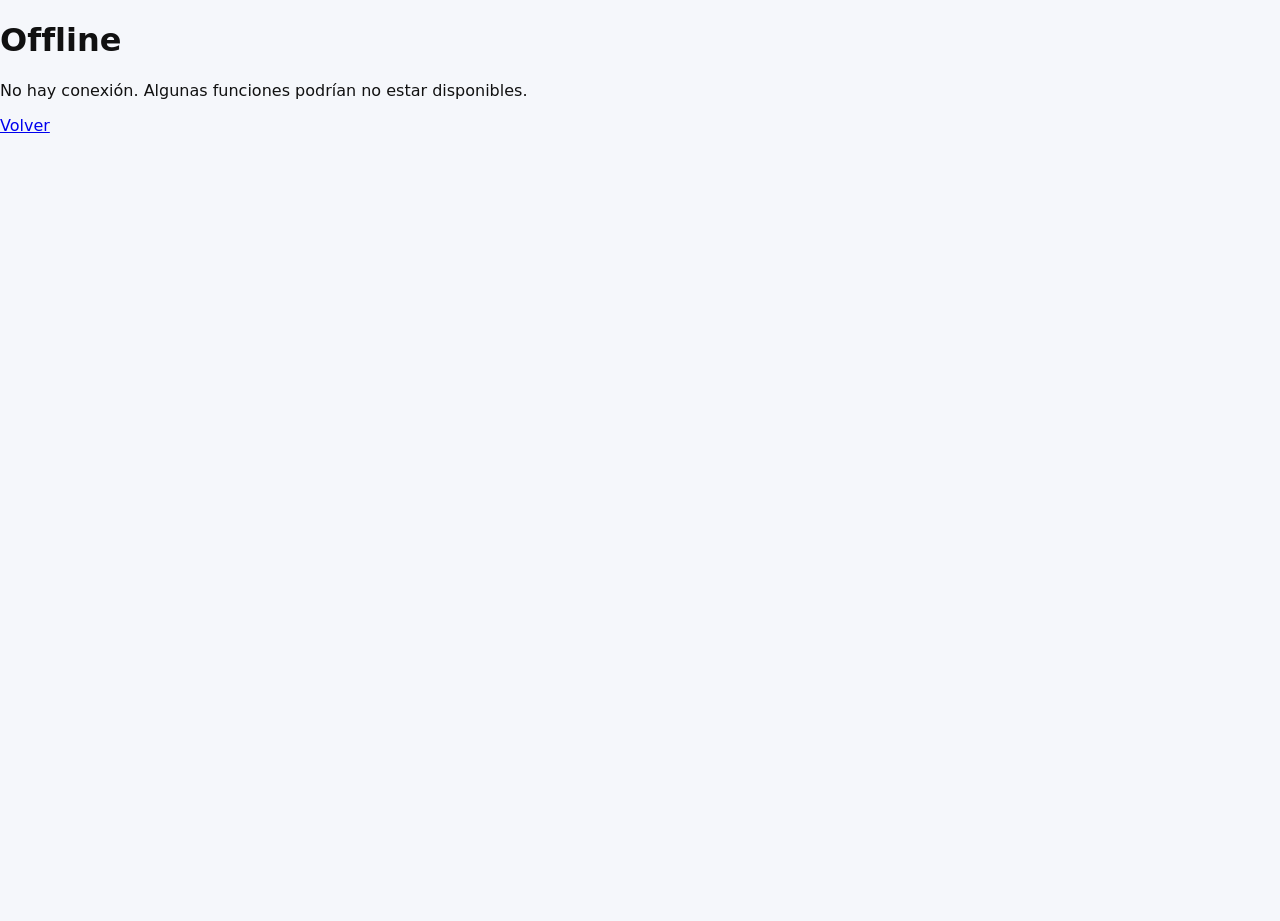
<file: offline.html>
<!doctype html><html lang="es"><head><meta charset="utf-8"><meta name="viewport" content="width=device-width,initial-scale=1"><title>Offline</title><link rel="stylesheet" href="./style.css"></head><body><main><h1>Offline</h1><p>No hay conexión. Algunas funciones podrían no estar disponibles.</p><a href="./index.html">Volver</a></main></body></html>
</file>
<file: style.css>
:root{--bg:#f5f7fb;--card:#ffffff;--text:#111;--muted:#566;--accent:#0b6e4f;--accent-2:#2b6cb0;--border:#d0d7e0}
html,body{height:100%}
body{font-family:Inter,system-ui,Arial,Helvetica,sans-serif;margin:0;background:var(--bg);color:var(--text);-webkit-font-smoothing:antialiased}
.site-header{display:flex;align-items:center;justify-content:space-between;gap:1rem;padding:1rem;background:linear-gradient(90deg,var(--card),#f8fafc);border-bottom:1px solid rgba(0,0,0,.06)}
.site-header h1{margin:0;font-size:1.1rem}
.site-header .meta{font-size:.85rem;color:var(--muted)}
.site-header nav a{margin-left:.75rem;color:var(--accent-2);text-decoration:none;font-weight:600}
.container{max-width:1100px;margin:1.25rem auto;padding:0 1rem}
.controls{display:flex;flex-wrap:wrap;gap:.5rem;align-items:center;margin-bottom:1rem}
.controls label{display:flex;align-items:center;gap:.5rem}
.controls input{padding:.45rem .6rem;border:1px solid var(--border);border-radius:6px}
.actions{margin-left:auto;display:flex;gap:.5rem}
.btn{background:var(--accent);color:#fff;padding:.45rem .6rem;border-radius:6px;border:none;cursor:pointer}
.btn.secondary{background:transparent;border:1px solid var(--border);color:var(--text)}
.btn.ghost{background:transparent;color:var(--accent-2);border:none}
.table-responsive{overflow:auto;background:linear-gradient(#fff,#fff);padding:0.5rem;border-radius:8px;border:1px solid rgba(0,0,0,0.03)}
.schedule-table{width:100%;border-collapse:collapse;min-width:800px}
.schedule-table th,.schedule-table td{border:1px solid var(--border);padding:.6rem;text-align:left;vertical-align:top}
.schedule-table th{background:#f0f6ff;color:var(--accent-2);font-weight:700}
.schedule-table td{background:var(--card)}
.schedule-table td:empty{background:linear-gradient(90deg,#fbfdff,#fff)}
.schedule-table tr:hover td{background:#fcfffb}

/* responsive */
@media (max-width:800px){
	.site-header{flex-direction:column;align-items:flex-start}
	.actions{width:100%}
	.schedule-table{min-width:600px}
}

/* Dark mode */
body.dark{background:#0f1720;color:#e6eef6}
body.dark .site-header{background:#071021}
body.dark .schedule-table th{background:#062130;color:#8ed1b8}
body.dark .schedule-table td{background:#071827;color:#dff6ea}

/* Print */
@media print{
	.site-header,.controls{display:none}
	body{background:#fff;color:#000}
	.schedule-table{border:1px solid #000}
}
</file>
